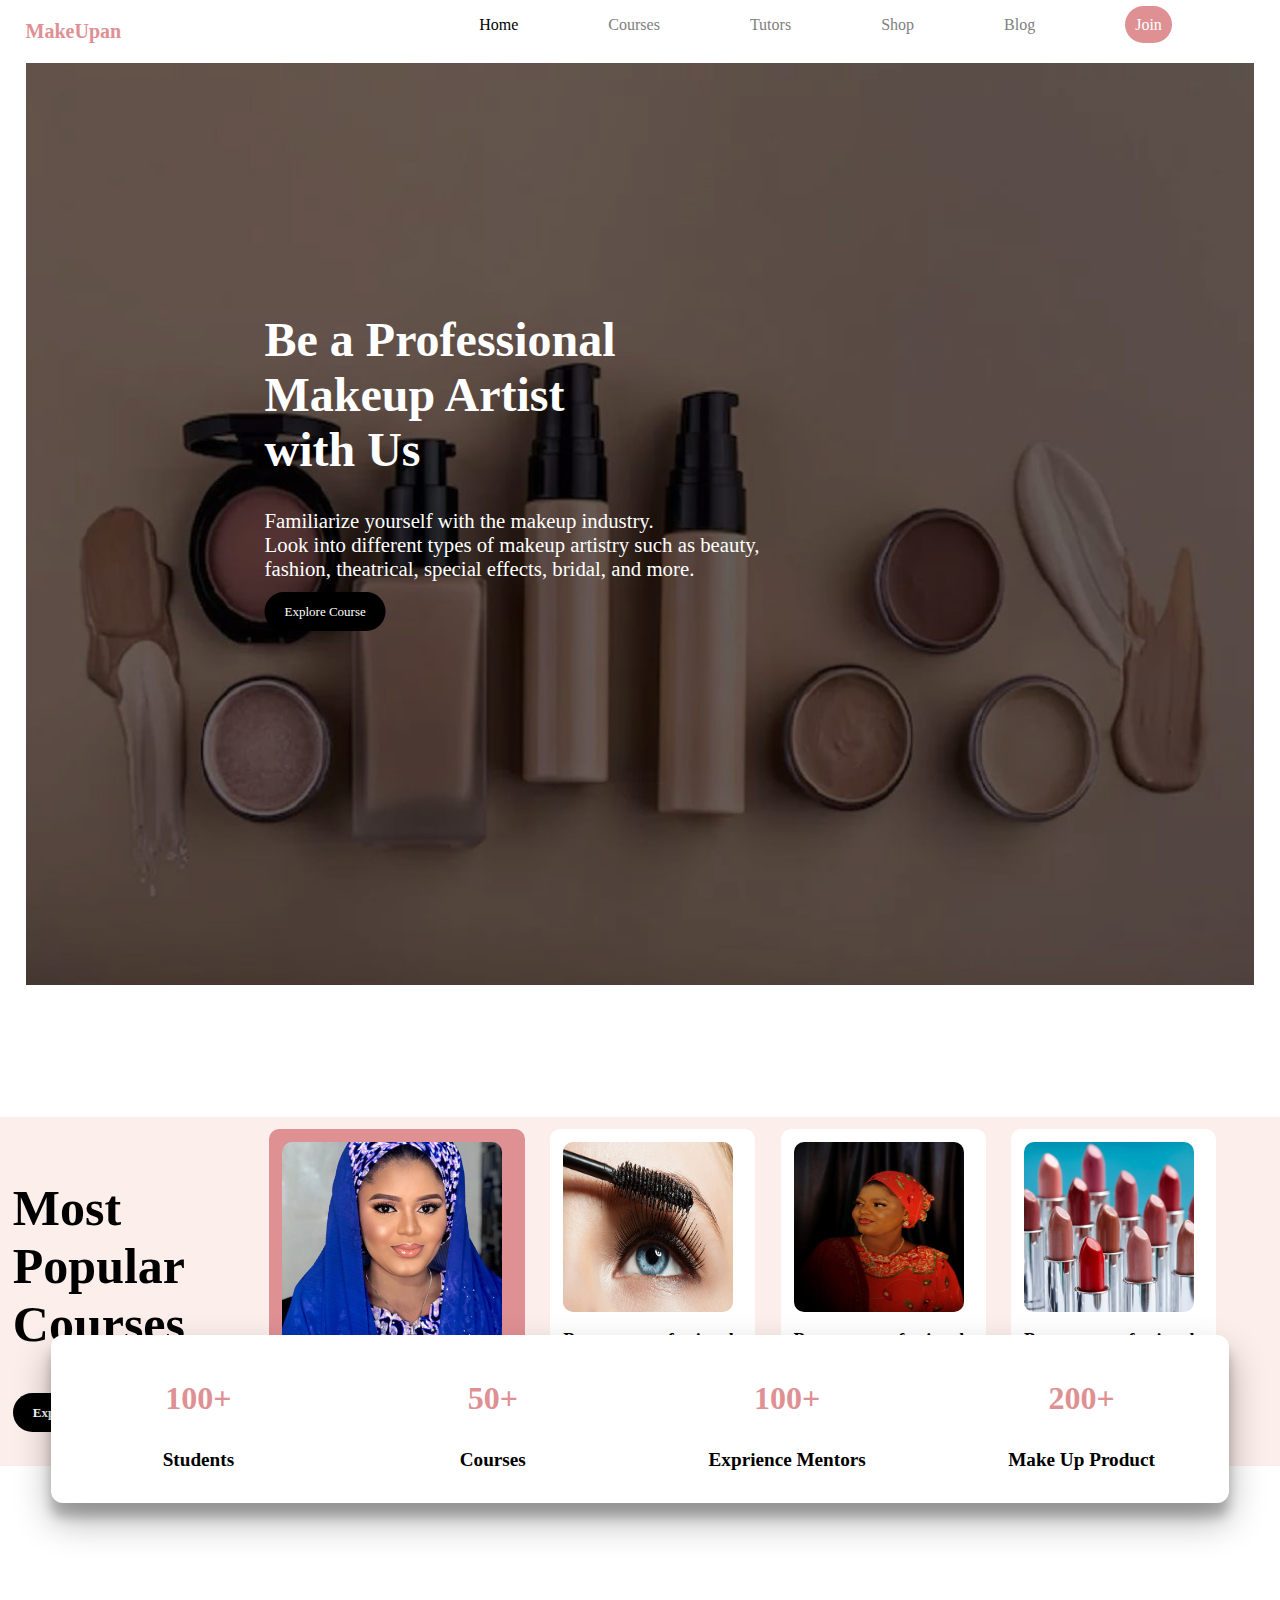
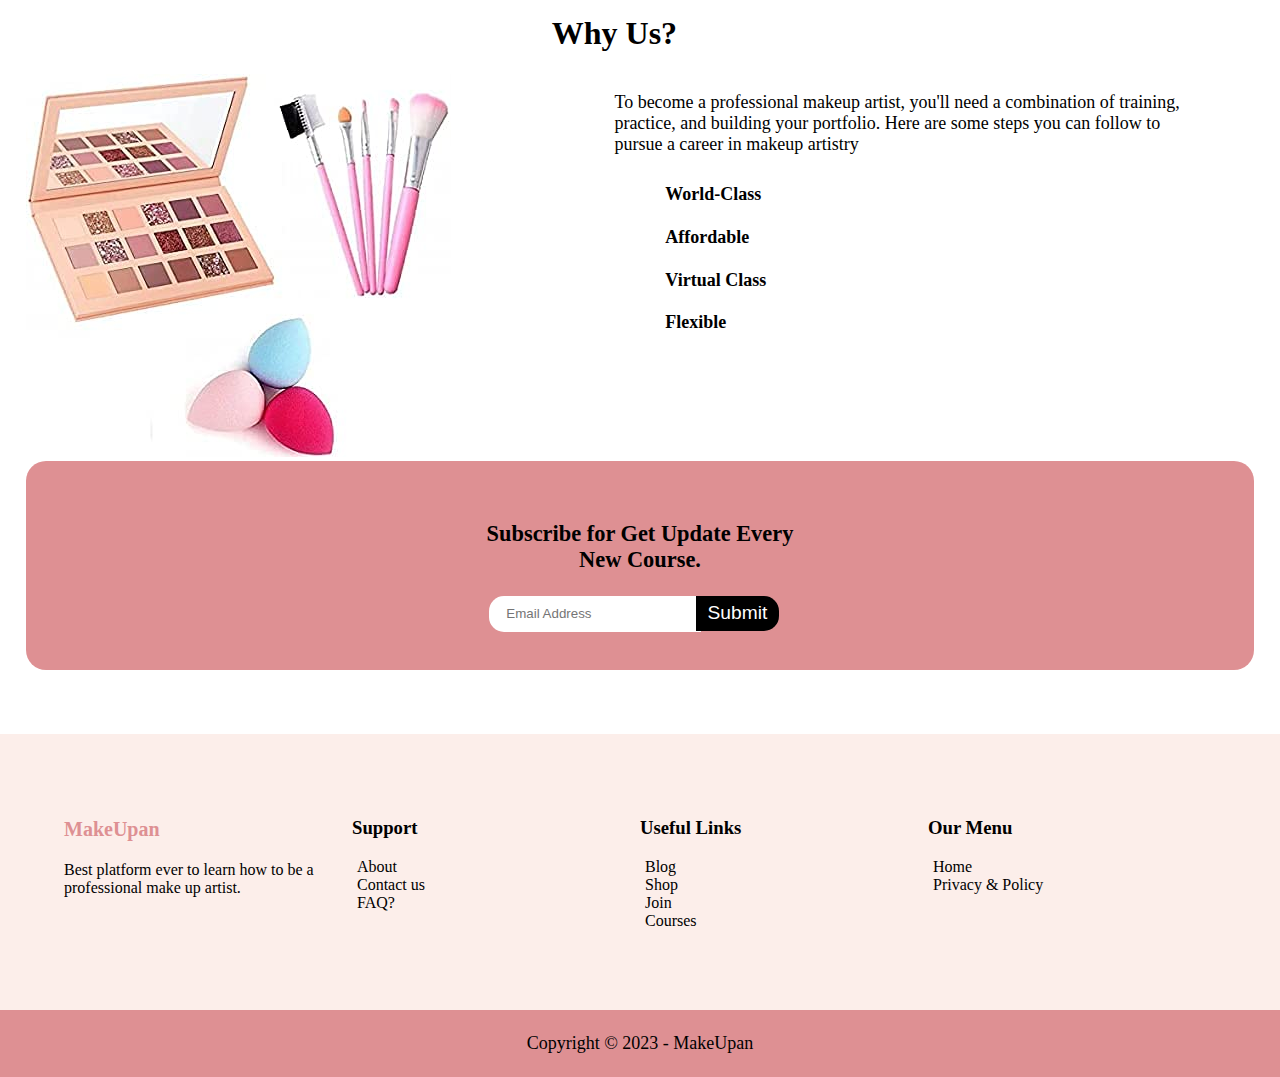
<file: index.html>
<!DOCTYPE html>
<html lang="en">
  <head>
    <meta charset="UTF-8" />
    <meta name="viewport" content="width=device-width, initial-scale=1.0" />
    <link rel="stylesheet" href="/css/style.css" />
    <title>Document</title>
  </head>
  <body>
    <div class="intro">
      <header>
        <div class="logo">
          <p><strong>MakeUpan</strong></p>
        </div>
        <nav>
          <ul>
            <li class="active">
              <a href="index.html">Home</a>
            </li>

            <li><a href="course.html">Courses</a></li>
            <li><a href="tutor.html">Tutors</a></li>
            <li><a href="shop.html">Shop</a></li>
            <li><a href="blog.html">Blog</a></li>
            <li id="join"><a href="join.html">Join</a></li>
          </ul>
        </nav>
      </header>

      <!-- <div id="main"> -->
      <img src="img//bg.jpg" alt="" />
      <div class="txt">
        <h1>
          Be a Professional <br />
          Makeup Artist <br />
          with Us
        </h1>
        <p>
          Familiarize yourself with the makeup industry. <br />
          Look into different types of makeup artistry such as beauty, <br />
          fashion, theatrical, special effects, bridal, and more.
        </p>
        <a class="exp" href="course.html">Explore Course</a>
      </div>

      <div class="lower-intro">
        <div class="lower-intro-item">
          <h3>100+</h3>
          <p>Students</p>
        </div>
        <div class="lower-intro-item">
          <h3>50+</h3>
          <p>Courses</p>
        </div>
        <div class="lower-intro-item">
          <h3>100+</h3>
          <p>Exprience Mentors</p>
        </div>
        <div class="lower-intro-item">
          <h3>200+</h3>
          <p id="demo">Make Up Product</p>
        </div>
      </div>
    </div>
    <!-- </div> -->

    <div class="popular-course">
      <!-- <h3><center></center></h3> -->

      <div class="popular-course-item text">
        <p>Most Popular Courses</p>
        <a class="exp" href="course.html">Explore Course</a>
      </div>
      <div class="popular-course-item big">
        <img src="img/pic1.jpg" alt="" />
        <p>Become a Professional Dress Make up.</p>
      </div>
      <div class="popular-course-item item-2">
        <img src="img/pic2.jpg" alt="" />
        <p>Become a professional face make up.</p>
      </div>
      <div class="popular-course-item item-2">
        <img src="img/pic3.jpg" alt="" />
        <p>Become a professional face make up.</p>
      </div>
      <div class="popular-course-item item-2">
        <img src="img/pic4.jpg" alt="" />
        <p>Become a professional face make up.</p>
      </div>
    </div>

    <div class="why-us-section">
      <h1><center>Why Us?</center></h1>

      <div class="why-us-item">
        <img src="img/why.jpg" alt="" />
      </div>
      <div class="why-us-item">
        <p>
          To become a professional makeup artist, you'll need a combination of
          training, practice, and building your portfolio. Here are some steps
          you can follow to pursue a career in makeup artistry
        </p>
        <ul>
          <li>World-Class</li>
          <li>Affordable</li>
          <li>Virtual Class</li>
          <li>Flexible</li>
        </ul>
      </div>
    </div>

    <div class="newsletter">
      <h3>
        <center>
          Subscribe for Get Update Every <br />
          New Course.
        </center>
      </h3>
      <form>
        <div class="email-input">
          <input type="email" placeholder="Email Address" />
        </div>

        <div class="btn">
          <button type="button">Submit</button>
        </div>
      </form>
    </div>

    <footer>
      <div class="footer">
        <div class="footer-item">
          <h3 id="act">MakeUpan</h3>
          <p>
            Best platform ever to learn how to be a professional make up artist.
          </p>
        </div>
        <div class="footer-item">
          <h3>Support</h3>
          <ul>
            <li><a href="about.html">About</a></li>
            <li><a href="contact.html">Contact us</a></li>
            <li><a href="faq.html">FAQ?</a></li>
            <!-- <li><a href="about.html" >Account</li> -->
          </ul>
        </div>
        <div class="footer-item">
          <h3>Useful Links</h3>
          <ul>
            <li><a href="blog.html">Blog</a></li>
            <li><a href="shop.html">Shop</a></li>
            <li><a href="join.html">Join</a></li>
            <li><a href="course.html">Courses</a></li>
          </ul>
        </div>
        <div class="footer-item">
          <h3>Our Menu</h3>
          <ul>
            <li><a href="index.html">Home</a></li>
            <li><a href="privacy.html">Privacy & Policy</a></li>
          </ul>
        </div>
      </div>
      <div class="copy">
        <p>Copyright &copy; 2023 - MakeUpan</p>
      </div>
    </footer>
  </body>
</html>
</file>
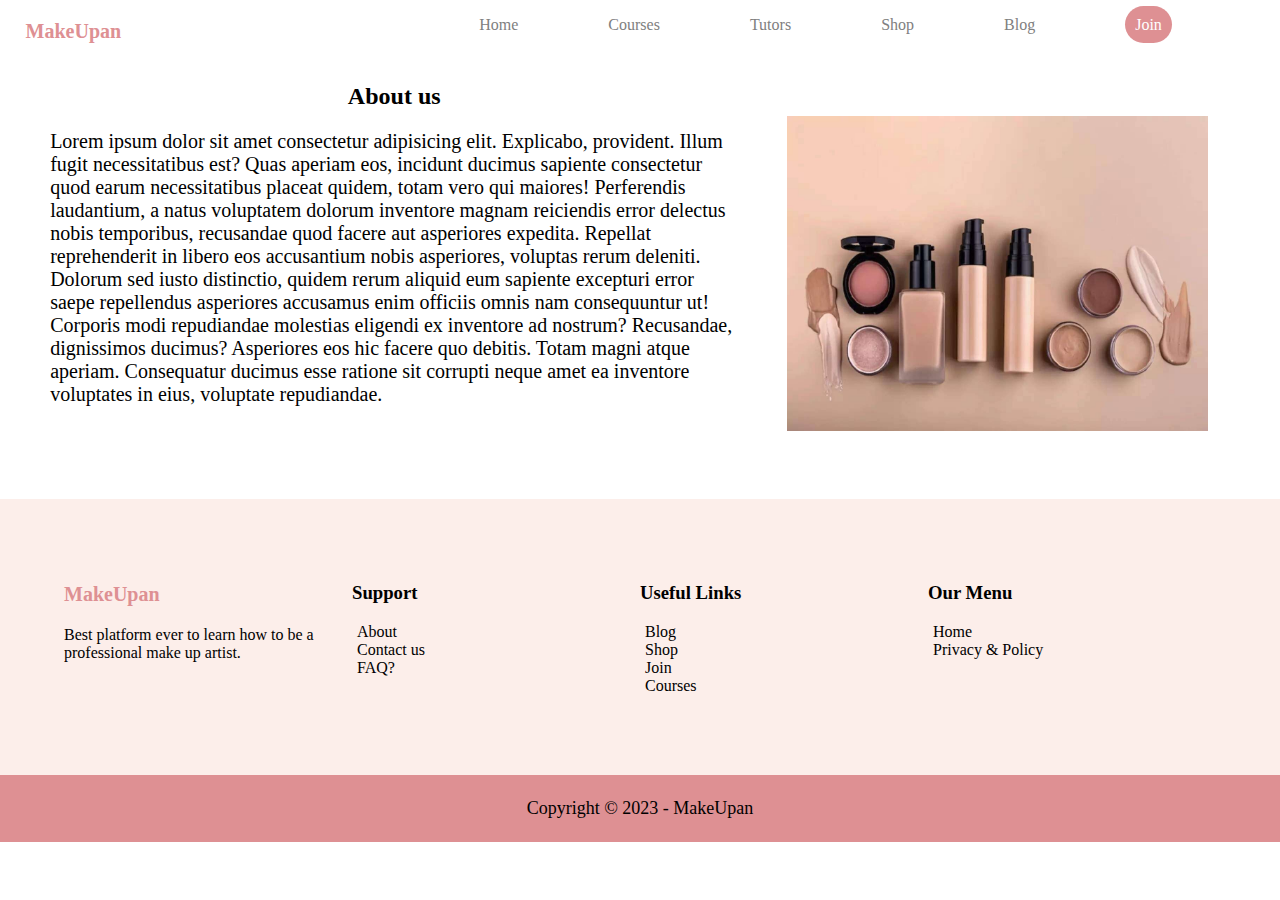
<file: about.html>
<!DOCTYPE html>
<html lang="en">
  <head>
    <meta charset="UTF-8" />
    <meta name="viewport" content="width=device-width, initial-scale=1.0" />
    <link rel="stylesheet" href="css/style.css" />
    <title>Document</title>

    <style></style>
  </head>
  <body>
    <div class="intro">
      <header>
        <div class="logo">
          <p><strong>MakeUpan</strong></p>
        </div>
        <nav>
          <ul>
            <li>
              <a href="index.html">Home</a>
            </li>

            <li><a href="course.html">Courses</a></li>
            <li><a href="tutor.html">Tutors</a></li>
            <li><a href="shop.html">Shop</a></li>
            <li><a href="blog.html">Blog</a></li>
            <li id="join"><a href="join.html">Join</a></li>
          </ul>
        </nav>
      </header>

      <div class="about">
        <div class="about-item">
          <center><h2>About us</h2></center>
          <p>
            Lorem ipsum dolor sit amet consectetur adipisicing elit. Explicabo,
            provident. Illum fugit necessitatibus est? Quas aperiam eos,
            incidunt ducimus sapiente consectetur quod earum necessitatibus
            placeat quidem, totam vero qui maiores! Perferendis laudantium, a
            natus voluptatem dolorum inventore magnam reiciendis error delectus
            nobis temporibus, recusandae quod facere aut asperiores expedita.
            Repellat reprehenderit in libero eos accusantium nobis asperiores,
            voluptas rerum deleniti. Dolorum sed iusto distinctio, quidem rerum
            aliquid eum sapiente excepturi error saepe repellendus asperiores
            accusamus enim officiis omnis nam consequuntur ut! Corporis modi
            repudiandae molestias eligendi ex inventore ad nostrum? Recusandae,
            dignissimos ducimus? Asperiores eos hic facere quo debitis. Totam
            magni atque aperiam. Consequatur ducimus esse ratione sit corrupti
            neque amet ea inventore voluptates in eius, voluptate repudiandae.
            
          </p>
        </div>
        <div class="about-item">
            <img src="img/bg.jpg" alt="">
        </div>
      </div>
    </div>
    <footer>
      <div class="footer">
        <div class="footer-item">
          <h3 id="act">MakeUpan</h3>
          <p>
            Best platform ever to learn how to be a professional make up artist.
          </p>
        </div>
        <div class="footer-item">
          <h3>Support</h3>
          <ul>
            <li><a href="about.html">About</a></li>
            <li><a href="contact.html">Contact us</a></li>
            <li><a href="faq.html">FAQ?</a></li>
            <!-- <li><a href="about.html" >Account</li> -->
          </ul>
        </div>
        <div class="footer-item">
          <h3>Useful Links</h3>
          <ul>
            <li><a href="blog.html">Blog</a></li>
            <li><a href="shop.html">Shop</a></li>
            <li><a href="join.html">Join</a></li>
            <li><a href="course.html">Courses</a></li>
          </ul>
        </div>
        <div class="footer-item">
          <h3>Our Menu</h3>
          <ul>
            <li><a href="index.html">Home</a></li>
            <li><a href="privacy.html">Privacy & Policy</a></li>
          </ul>
        </div>
      </div>
      <div class="copy">
        <p>Copyright &copy; 2023 - MakeUpan</p>
      </div>
    </footer>
  </body>
</html>
</file>
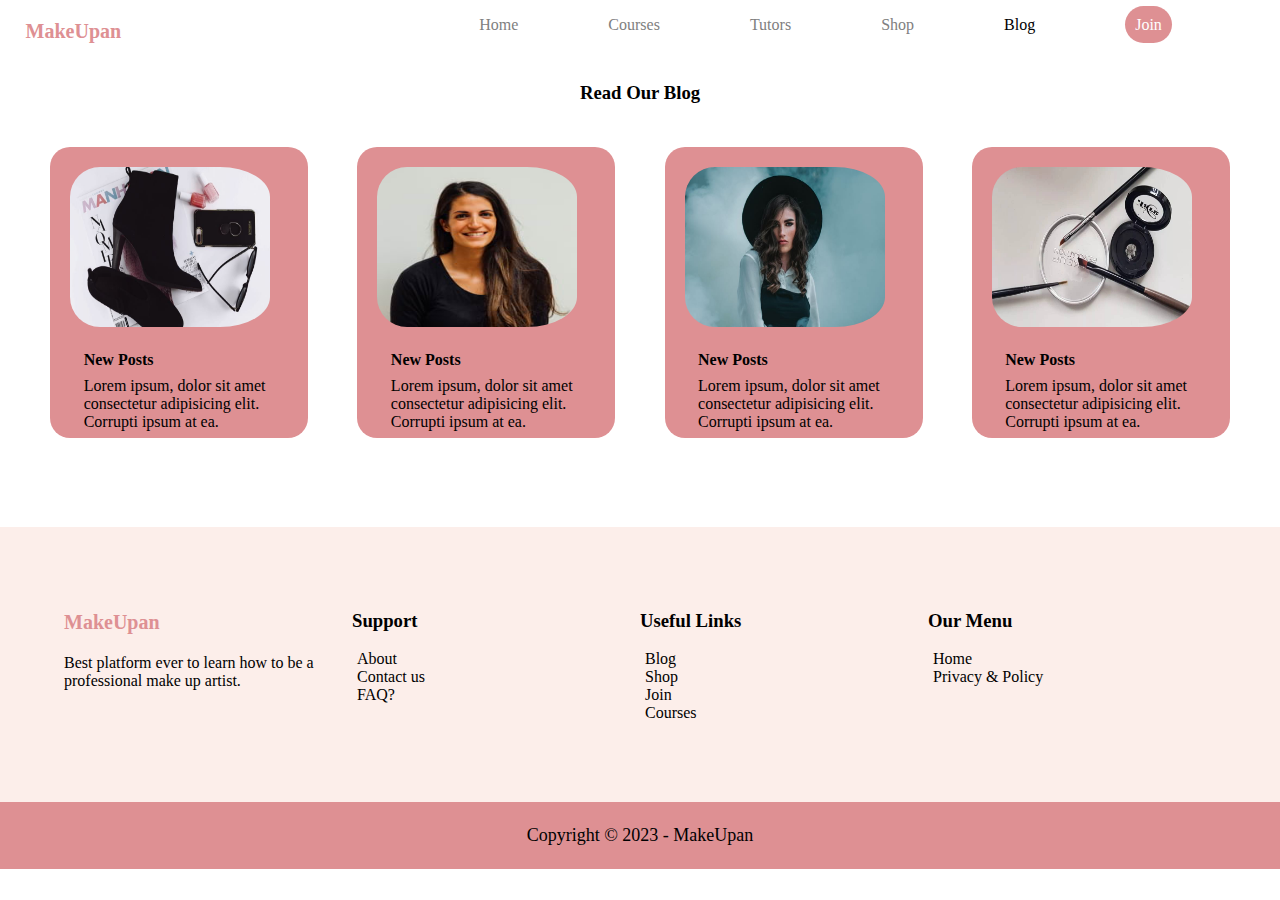
<file: blog.html>
<!DOCTYPE html>
<html lang="en">
  <head>
    <meta charset="UTF-8" />
    <meta name="viewport" content="width=device-width, initial-scale=1.0" />
    <link rel="stylesheet" href="css/style.css">
    <title>Document</title>
  </head>
  <body>
    <div class="intro">

        <header>
          <div class="logo">
            <p><strong>MakeUpan</strong></p>
          </div>
          <nav>
            <ul>
              <li>
                <a href="index.html">Home</a>
              </li>
    
              <li ><a href="course.html">Courses</a></li>
              <li><a href="tutor.html">Tutors</a></li>
              <li><a href="shop.html">Shop</a></li>
              <li class="active"><a href="#">Blog</a></li>
              <li id="join"><a href="join.html">Join</a></li>
            </ul>
          </nav>
        </header>

        <div class="shop">
            <center><h3>Read Our Blog</h3></center>
            <div class="shop-item">
          <img src="img/21.jpg" alt="" />
          <h4>New Posts</h4>
          <p>Lorem ipsum, dolor sit amet consectetur adipisicing elit. Corrupti ipsum at ea.</p>
        </div>
        <div class="shop-item">
          <img src="img/11.jpg" alt="" />
          <h4>New Posts</h4>
          <p>Lorem ipsum, dolor sit amet consectetur adipisicing elit. Corrupti ipsum at ea.</p>
        </div>
        <div class="shop-item">
          <img src="img/20.jpg" alt="" />
          <h4>New Posts</h4>
          <p>Lorem ipsum, dolor sit amet consectetur adipisicing elit. Corrupti ipsum at ea.</p>
        </div>
        <div class="shop-item">
          <img src="img/pic10.jpg" alt="" />
          <h4>New Posts</h4>
          <p>Lorem ipsum, dolor sit amet consectetur adipisicing elit. Corrupti ipsum at ea.</p>
        </div>
      </div>
        </div>
    </div>
    <footer>
      <div class="footer">
        <div class="footer-item">
          <h3 id="act">MakeUpan</h3>
          <p>
            Best platform ever to learn how to be a professional make up artist.
          </p>
        </div>
        <div class="footer-item">
          <h3>Support</h3>
          <ul>
            <li><a href="about.html">About</a></li>
            <li><a href="contact.html">Contact us</a></li>
            <li><a href="faq.html">FAQ?</a></li>
            <!-- <li><a href="about.html" >Account</li> -->
          </ul>
        </div>
        <div class="footer-item">
          <h3>Useful Links</h3>
          <ul>
            <li><a href="blog.html">Blog</a></li>
            <li><a href="shop.html">Shop</a></li>
            <li><a href="join.html">Join</a></li>
            <li><a href="course.html">Courses</a></li>
          </ul>
        </div>
        <div class="footer-item">
          <h3>Our Menu</h3>
          <ul>
            <li><a href="index.html">Home</a></li>
            <li><a href="privacy.html">Privacy & Policy</a></li>
          </ul>
        </div>
      </div>
      <div class="copy">
        <p>Copyright &copy; 2023 - MakeUpan</p>
      </div>
    </footer>
  </body>
</html>
</file>
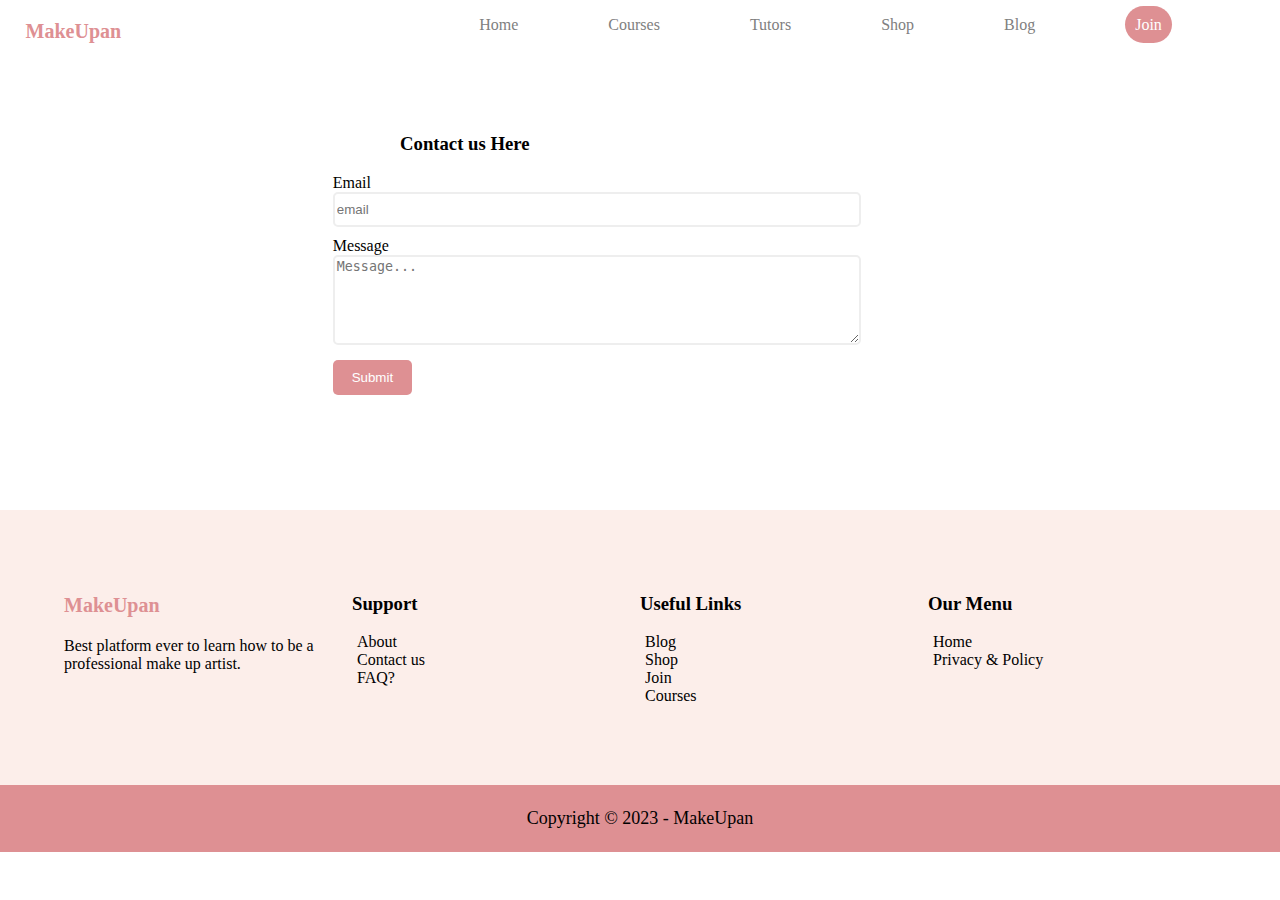
<file: contact.html>
<!DOCTYPE html>
<html lang="en">
  <head>
    <meta charset="UTF-8" />
    <meta name="viewport" content="width=device-width, initial-scale=1.0" />
    <link rel="stylesheet" href="css/style.css" />
    <title>Document</title>

    <style></style>
  </head>
  <body>
    <div class="intro">
      <header>
        <div class="logo">
          <p><strong>MakeUpan</strong></p>
        </div>
        <nav>
          <ul>
            <li>
              <a href="index.html">Home</a>
            </li>

            <li><a href="course.html">Courses</a></li>
            <li><a href="tutor.html">Tutors</a></li>
            <li><a href="shop.html">Shop</a></li>
            <li><a href="blog.html">Blog</a></li>
            <li id="join"><a href="join.html">Join</a></li>
          </ul>
        </nav>
      </header>
    </div>

    <div id="join-form">
      <form>
        <h3><center>Contact us Here</center></h3>

        <label for="email">Email</label><br />
        <input
          class="input"
          type="email"
          name="email"
          id="email"
          placeholder="email"
          required
        /><br />

        <label for="msg">Message</label><br />
        <textarea
          class="input msg"
          name="msg"
          id="msg"
          cols="30"
          rows="10"
          placeholder="Message..."
          required
        ></textarea>
        <br />
        <input class="submit" type="submit" value="Submit" />
      </form>
    </div>

     <footer>
      <div class="footer">
        <div class="footer-item">
          <h3 id="act">MakeUpan</h3>
          <p>
            Best platform ever to learn how to be a professional make up artist.
          </p>
        </div>
        <div class="footer-item">
          <h3>Support</h3>
          <ul>
            <li><a href="about.html">About</a></li>
            <li><a href="contact.html">Contact us</a></li>
            <li><a href="faq.html">FAQ?</a></li>
            <!-- <li><a href="about.html" >Account</li> -->
          </ul>
        </div>
        <div class="footer-item">
          <h3>Useful Links</h3>
          <ul>
            <li><a href="blog.html">Blog</a></li>
            <li><a href="shop.html">Shop</a></li>
            <li><a href="join.html">Join</a></li>
            <li><a href="course.html">Courses</a></li>
          </ul>
        </div>
        <div class="footer-item">
          <h3>Our Menu</h3>
          <ul>
            <li><a href="index.html">Home</a></li>
            <li><a href="privacy.html">Privacy & Policy</a></li>
          </ul>
        </div>
      </div>
      <div class="copy">
        <p>Copyright &copy; 2023 - MakeUpan</p>
      </div>
    </footer>
  </body>
</html>
</file>
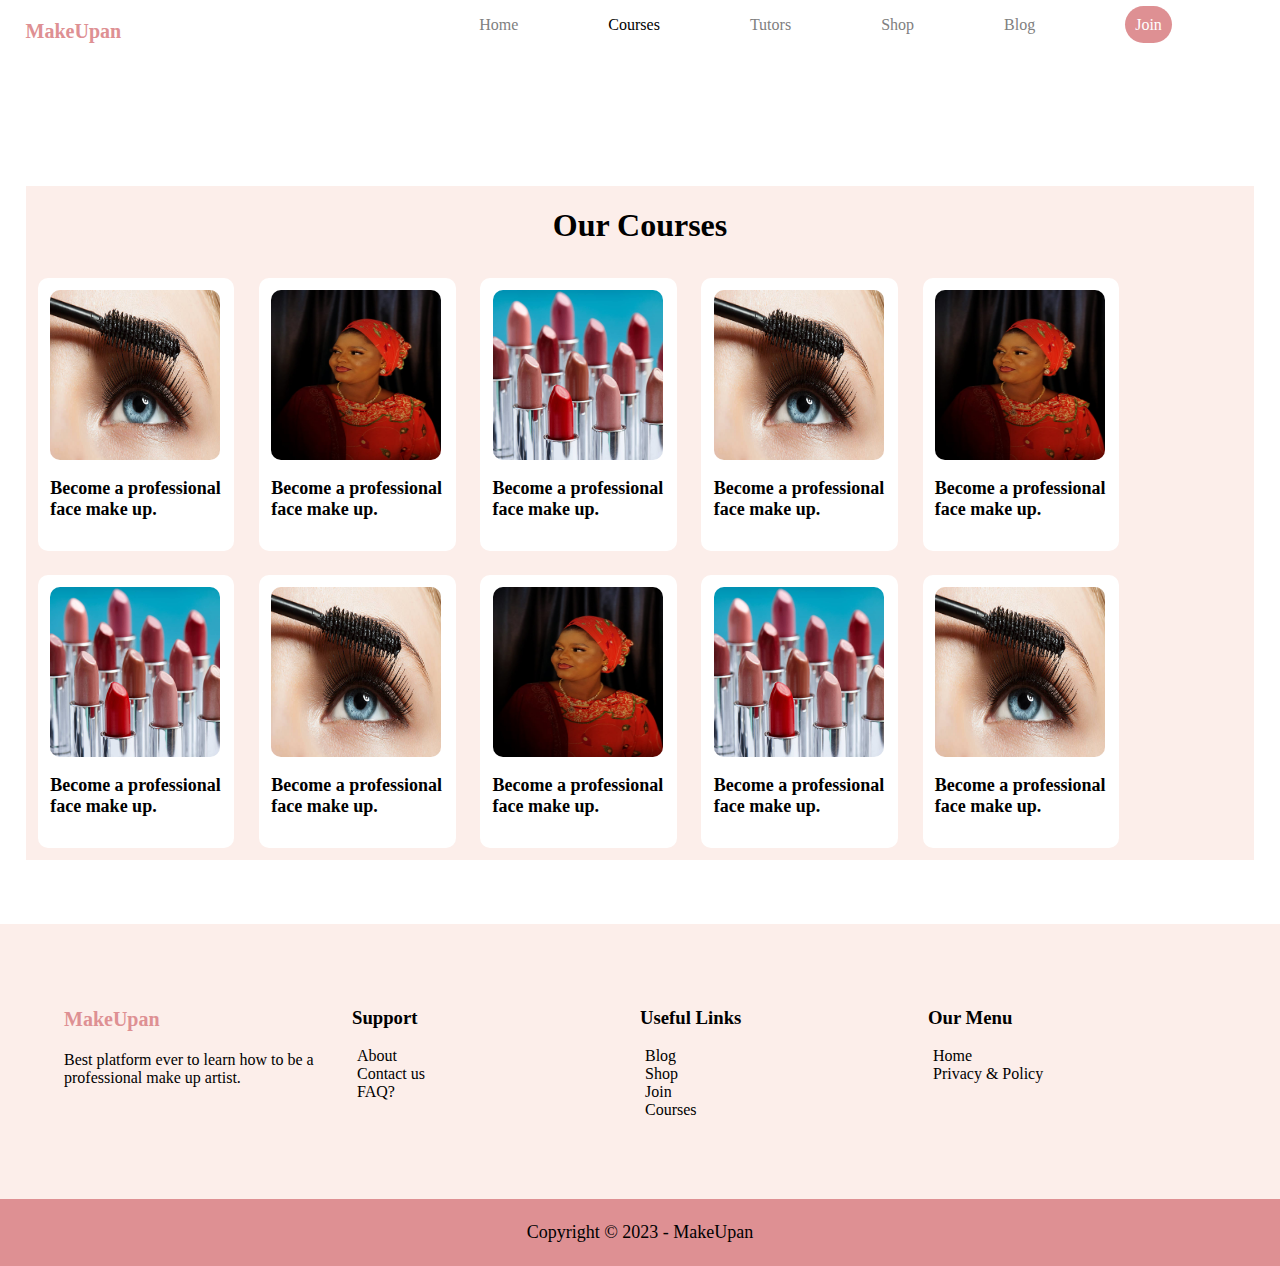
<file: course.html>
<!DOCTYPE html>
<html lang="en">
  <head>
    <meta charset="UTF-8" />
    <meta name="viewport" content="width=device-width, initial-scale=1.0" />
    <link rel="stylesheet" href="css/style.css" />
    <title>Document</title>
  </head>
  <body>
    <div class="intro">
      <header>
        <div class="logo">
          <p><strong>MakeUpan</strong></p>
        </div>
        <nav>
          <ul>
            <li>
              <a href="index.html">Home</a>
            </li>

            <li class="active"><a href="course.html">Courses</a></li>
            <li><a href="tutor.html">Tutors</a></li>
            <li><a href="shop.html">Shop</a></li>
            <li><a href="blog.html">Blog</a></li>
            <li id="join"><a href="join.html">Join</a></li>
          </ul>
        </nav>
      </header>

      <div class="popular-course">
        <h1><center>Our Courses</center></h1>
        <div class="popular-course-item item-2">
          <img src="img/pic2.jpg" alt="" />
          <p>Become a professional face make up.</p>
        </div>
        <div class="popular-course-item item-2">
          <img src="img/pic3.jpg" alt="" />
          <p>Become a professional face make up.</p>
        </div>
        <div class="popular-course-item item-2">
          <img src="img/pic4.jpg" alt="" />
          <p>Become a professional face make up.</p>
        </div>
        <div class="popular-course-item item-2">
          <img src="img/pic2.jpg" alt="" />
          <p>Become a professional face make up.</p>
        </div>
        <div class="popular-course-item item-2">
          <img src="img/pic3.jpg" alt="" />
          <p>Become a professional face make up.</p>
        </div>
        <div class="popular-course-item item-2">
          <img src="img/pic4.jpg" alt="" />
          <p>Become a professional face make up.</p>
        </div>
        <div class="popular-course-item item-2">
          <img src="img/pic2.jpg" alt="" />
          <p>Become a professional face make up.</p>
        </div>
        <div class="popular-course-item item-2">
          <img src="img/pic3.jpg" alt="" />
          <p>Become a professional face make up.</p>
        </div>
        <div class="popular-course-item item-2">
          <img src="img/pic4.jpg" alt="" />
          <p>Become a professional face make up.</p>
        </div>
        <div class="popular-course-item item-2">
          <img src="img/pic2.jpg" alt="" />
          <p>Become a professional face make up.</p>
        </div>
       
      </div>
    </div>
       <footer>
      <div class="footer">
        <div class="footer-item">
          <h3 id="act">MakeUpan</h3>
          <p>
            Best platform ever to learn how to be a professional make up artist.
          </p>
        </div>
        <div class="footer-item">
          <h3>Support</h3>
          <ul>
            <li><a href="about.html">About</a></li>
            <li><a href="contact.html">Contact us</a></li>
            <li><a href="faq.html">FAQ?</a></li>
            <!-- <li><a href="about.html" >Account</li> -->
          </ul>
        </div>
        <div class="footer-item">
          <h3>Useful Links</h3>
          <ul>
            <li><a href="blog.html">Blog</a></li>
            <li><a href="shop.html">Shop</a></li>
            <li><a href="join.html">Join</a></li>
            <li><a href="course.html">Courses</a></li>
          </ul>
        </div>
        <div class="footer-item">
          <h3>Our Menu</h3>
          <ul>
            <li><a href="index.html">Home</a></li>
            <li><a href="privacy.html">Privacy & Policy</a></li>
          </ul>
        </div>
      </div>
      <div class="copy">
        <p>Copyright &copy; 2023 - MakeUpan</p>
      </div>
    </footer>
  </body>
</html>
</file>
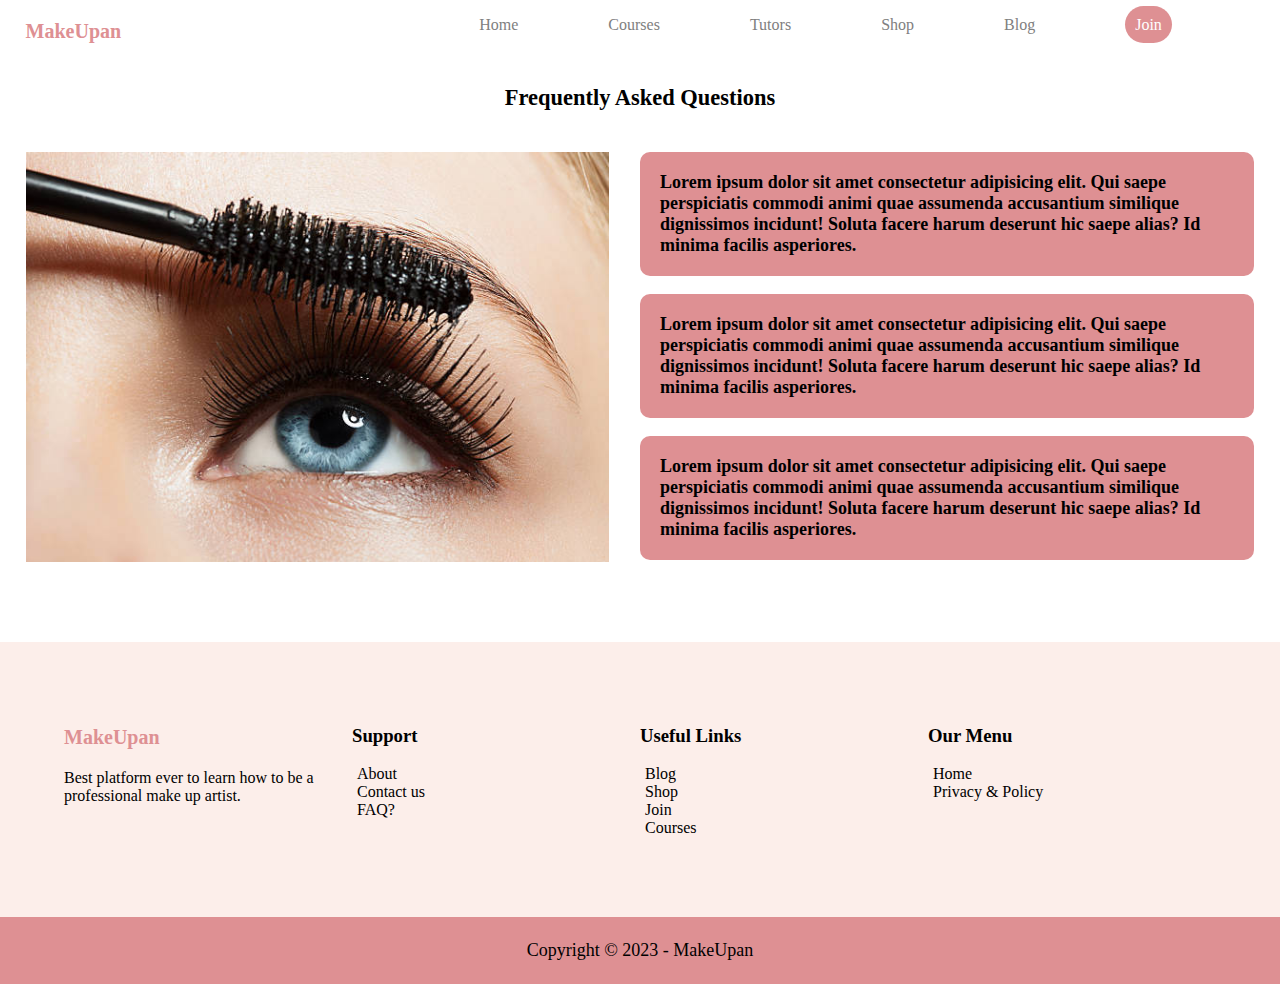
<file: faq.html>
<!DOCTYPE html>
<html lang="en">
  <head>
    <meta charset="UTF-8" />
    <meta name="viewport" content="width=device-width, initial-scale=1.0" />
    <link rel="stylesheet" href="css/style.css" />
    <title>Document</title>
  </head>
  <body>
    <div class="intro">
      <header>
        <div class="logo">
          <p><strong>MakeUpan</strong></p>
        </div>
        <nav>
          <ul>
            <li>
              <a href="index.html">Home</a>
            </li>

            <li><a href="course.html">Courses</a></li>
            <li><a href="tutor.html">Tutors</a></li>
            <li><a href="shop.html">Shop</a></li>
            <li ><a href="blog.html">Blog</a></li>
            <li id="join"><a href="join.html">Join</a></li>
          </ul>
        </nav>
      </header>

      <div class="faq-section">
        <center><h3>Frequently Asked Questions</h3></center>
        <div class="faq-item"><img src="img/pic2.jpg" alt="" /></div>
        <div class="faq-item">
          <p>
            Lorem ipsum dolor sit amet consectetur adipisicing elit. Qui saepe
            perspiciatis commodi animi quae assumenda accusantium similique
            dignissimos incidunt! Soluta facere harum deserunt hic saepe alias?
            Id minima facilis asperiores.
          </p>
          <p>
            Lorem ipsum dolor sit amet consectetur adipisicing elit. Qui saepe
            perspiciatis commodi animi quae assumenda accusantium similique
            dignissimos incidunt! Soluta facere harum deserunt hic saepe alias?
            Id minima facilis asperiores.
          </p>
          <p>
            Lorem ipsum dolor sit amet consectetur adipisicing elit. Qui saepe
            perspiciatis commodi animi quae assumenda accusantium similique
            dignissimos incidunt! Soluta facere harum deserunt hic saepe alias?
            Id minima facilis asperiores.
          </p>
        </div>
      </div>
    </div>
     <footer>
      <div class="footer">
        <div class="footer-item">
          <h3 id="act">MakeUpan</h3>
          <p>
            Best platform ever to learn how to be a professional make up artist.
          </p>
        </div>
        <div class="footer-item">
          <h3>Support</h3>
          <ul>
            <li><a href="about.html">About</a></li>
            <li><a href="contact.html">Contact us</a></li>
            <li><a href="faq.html">FAQ?</a></li>
            <!-- <li><a href="about.html" >Account</li> -->
          </ul>
        </div>
        <div class="footer-item">
          <h3>Useful Links</h3>
          <ul>
            <li><a href="blog.html">Blog</a></li>
            <li><a href="shop.html">Shop</a></li>
            <li><a href="join.html">Join</a></li>
            <li><a href="course.html">Courses</a></li>
          </ul>
        </div>
        <div class="footer-item">
          <h3>Our Menu</h3>
          <ul>
            <li><a href="index.html">Home</a></li>
            <li><a href="privacy.html">Privacy & Policy</a></li>
          </ul>
        </div>
      </div>
      <div class="copy">
        <p>Copyright &copy; 2023 - MakeUpan</p>
      </div>
    </footer>
  </body>
</html>
</file>
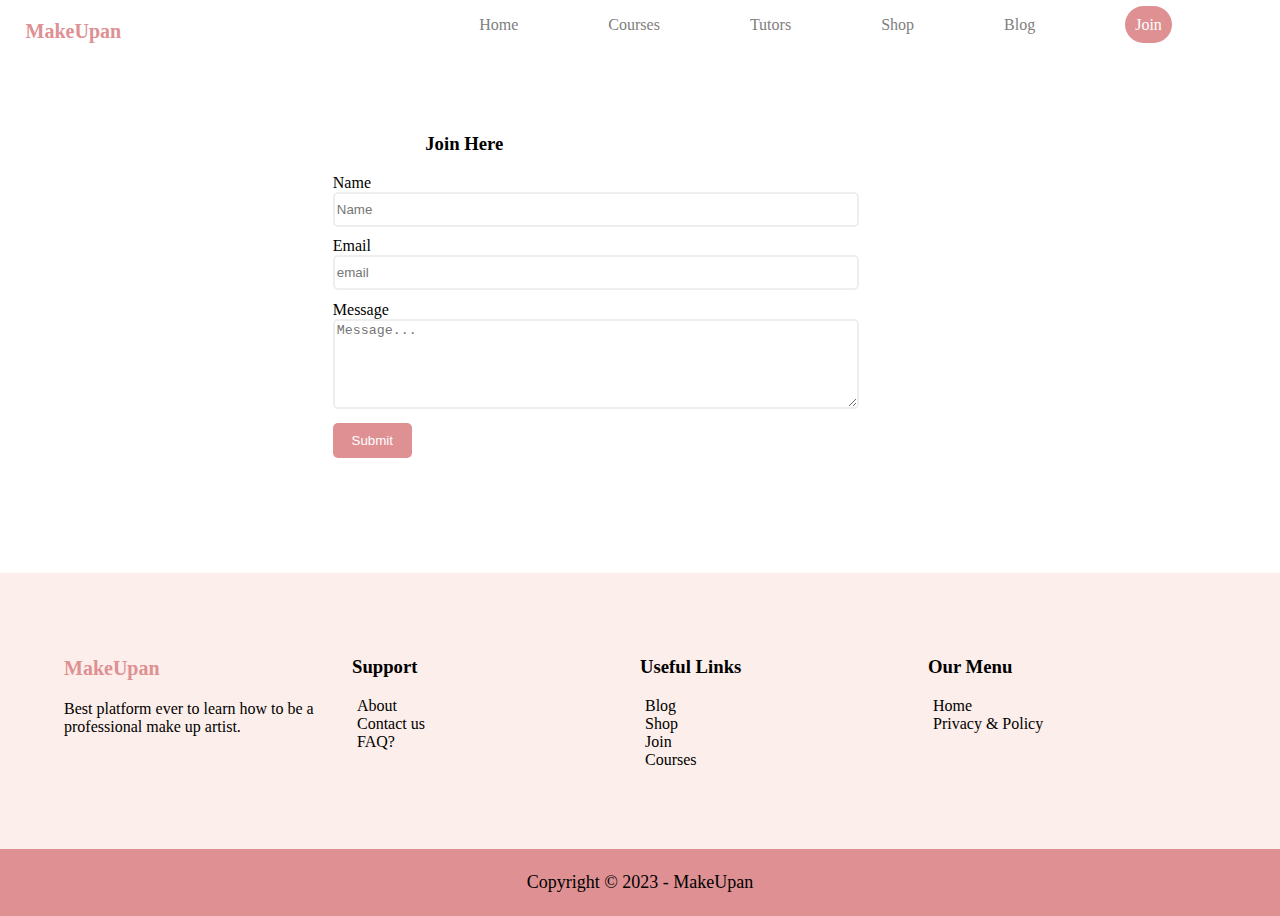
<file: join.html>
<!DOCTYPE html>
<html lang="en">
  <head>
    <meta charset="UTF-8" />
    <meta name="viewport" content="width=device-width, initial-scale=1.0" />
    <link rel="stylesheet" href="css/style.css" />
    <title>Document</title>

    <style>
      
    </style>
  </head>
  <body>
    <div class="intro">
      <header>
        <div class="logo">
          <p><strong>MakeUpan</strong></p>
        </div>
        <nav>
          <ul>
            <li>
              <a href="index.html">Home</a>
            </li>

            <li><a href="course.html">Courses</a></li>
            <li><a href="tutor.html">Tutors</a></li>
            <li><a href="shop.html">Shop</a></li>
            <li><a href="blog.html">Blog</a></li>
            <li id="join"><a href="join.html">Join</a></li>
          </ul>
        </nav>
      </header>

      
    </div>

    <div id="join-form">
        <form>
            <h3><center>Join Here</center></h3>
          <label for="name">Name</label><br />
          <input
            class="input"
            type="text"
            name="name"
            id="name"
            placeholder="Name"
            required
          /><br />
          <label for="email">Email</label><br />
          <input
            class="input"
            type="email"
            name="email"
            id="email"
            placeholder="email"
            required
          /><br />

          <label for="msg">Message</label><br />
          <textarea
            class="input msg"
            name="msg"
            id="msg"
            cols="30"
            rows="10"
            placeholder="Message..."
            required
          ></textarea>
          <br />
          <input class="submit" type="submit" value="Submit" />
        </form>
      </div>

    <footer>
      <div class="footer">
        <div class="footer-item">
          <h3 id="act">MakeUpan</h3>
          <p>
            Best platform ever to learn how to be a professional make up artist.
          </p>
        </div>
        <div class="footer-item">
          <h3>Support</h3>
          <ul>
            <li><a href="about.html">About</a></li>
            <li><a href="contact.html">Contact us</a></li>
            <li><a href="faq.html">FAQ?</a></li>
            <!-- <li><a href="about.html" >Account</li> -->
          </ul>
        </div>
        <div class="footer-item">
          <h3>Useful Links</h3>
          <ul>
            <li><a href="blog.html">Blog</a></li>
            <li><a href="shop.html">Shop</a></li>
            <li><a href="join.html">Join</a></li>
            <li><a href="course.html">Courses</a></li>
          </ul>
        </div>
        <div class="footer-item">
          <h3>Our Menu</h3>
          <ul>
            <li><a href="index.html">Home</a></li>
            <li><a href="privacy.html">Privacy & Policy</a></li>
          </ul>
        </div>
      </div>
      <div class="copy">
        <p>Copyright &copy; 2023 - MakeUpan</p>
      </div>
    </footer>
  </body>
</html>
</file>
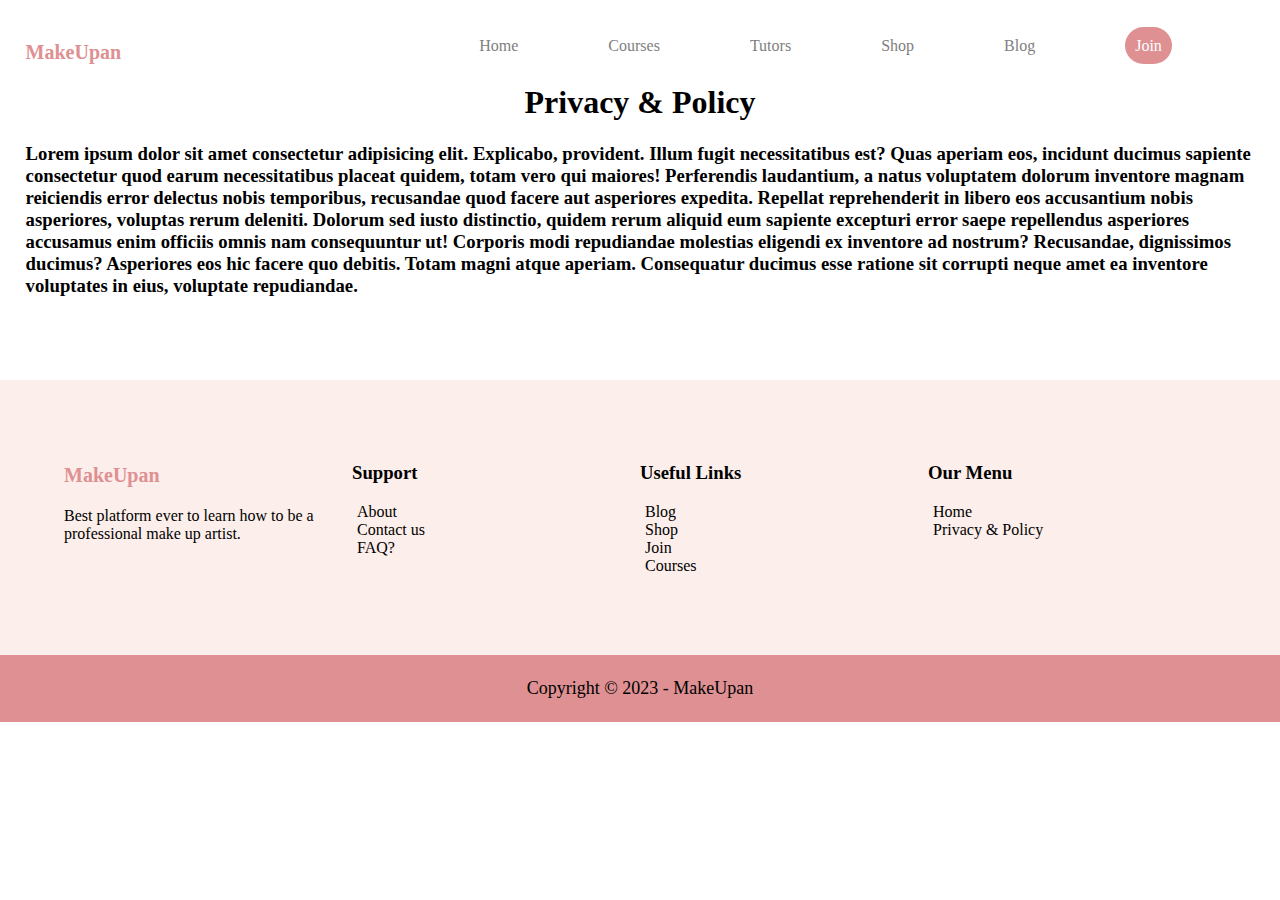
<file: privacy.html>
<!DOCTYPE html>
<html lang="en">
  <head>
    <meta charset="UTF-8" />
    <meta name="viewport" content="width=device-width, initial-scale=1.0" />
    <link rel="stylesheet" href="css/style.css" />
    <title>Document</title>

    <style></style>
  </head>
  <body>
    <div class="intro">
      <header>
        <div class="logo">
          <p><strong>MakeUpan</strong></p>
        </div>
        <nav>
          <ul>
            <li>
              <a href="index.html">Home</a>
            </li>

            <li><a href="course.html">Courses</a></li>
            <li><a href="tutor.html">Tutors</a></li>
            <li><a href="shop.html">Shop</a></li>
            <li><a href="blog.html">Blog</a></li>
            <li id="join"><a href="join.html">Join</a></li>
          </ul>
        </nav>
      </header>
      <div class="provacy">
        <center><h1>Privacy & Policy</h2></center>
        <h3>
          Lorem ipsum dolor sit amet consectetur adipisicing elit. Explicabo,
          provident. Illum fugit necessitatibus est? Quas aperiam eos, incidunt
          ducimus sapiente consectetur quod earum necessitatibus placeat quidem,
          totam vero qui maiores! Perferendis laudantium, a natus voluptatem
          dolorum inventore magnam reiciendis error delectus nobis temporibus,
          recusandae quod facere aut asperiores expedita. Repellat reprehenderit
          in libero eos accusantium nobis asperiores, voluptas rerum deleniti.
          Dolorum sed iusto distinctio, quidem rerum aliquid eum sapiente
          excepturi error saepe repellendus asperiores accusamus enim officiis
          omnis nam consequuntur ut! Corporis modi repudiandae molestias
          eligendi ex inventore ad nostrum? Recusandae, dignissimos ducimus?
          Asperiores eos hic facere quo debitis. Totam magni atque aperiam.
          Consequatur ducimus esse ratione sit corrupti neque amet ea inventore
          voluptates in eius, voluptate repudiandae.
        </h3>
      </div>
    </div>

       <footer>
      <div class="footer">
        <div class="footer-item">
          <h3 id="act">MakeUpan</h3>
          <p>
            Best platform ever to learn how to be a professional make up artist.
          </p>
        </div>
        <div class="footer-item">
          <h3>Support</h3>
          <ul>
            <li><a href="about.html">About</a></li>
            <li><a href="contact.html">Contact us</a></li>
            <li><a href="faq.html">FAQ?</a></li>
            <!-- <li><a href="about.html" >Account</li> -->
          </ul>
        </div>
        <div class="footer-item">
          <h3>Useful Links</h3>
          <ul>
            <li><a href="blog.html">Blog</a></li>
            <li><a href="shop.html">Shop</a></li>
            <li><a href="join.html">Join</a></li>
            <li><a href="course.html">Courses</a></li>
          </ul>
        </div>
        <div class="footer-item">
          <h3>Our Menu</h3>
          <ul>
            <li><a href="index.html">Home</a></li>
            <li><a href="privacy.html">Privacy & Policy</a></li>
          </ul>
        </div>
      </div>
      <div class="copy">
        <p>Copyright &copy; 2023 - MakeUpan</p>
      </div>
    </footer>
  </body>
</html>
</file>
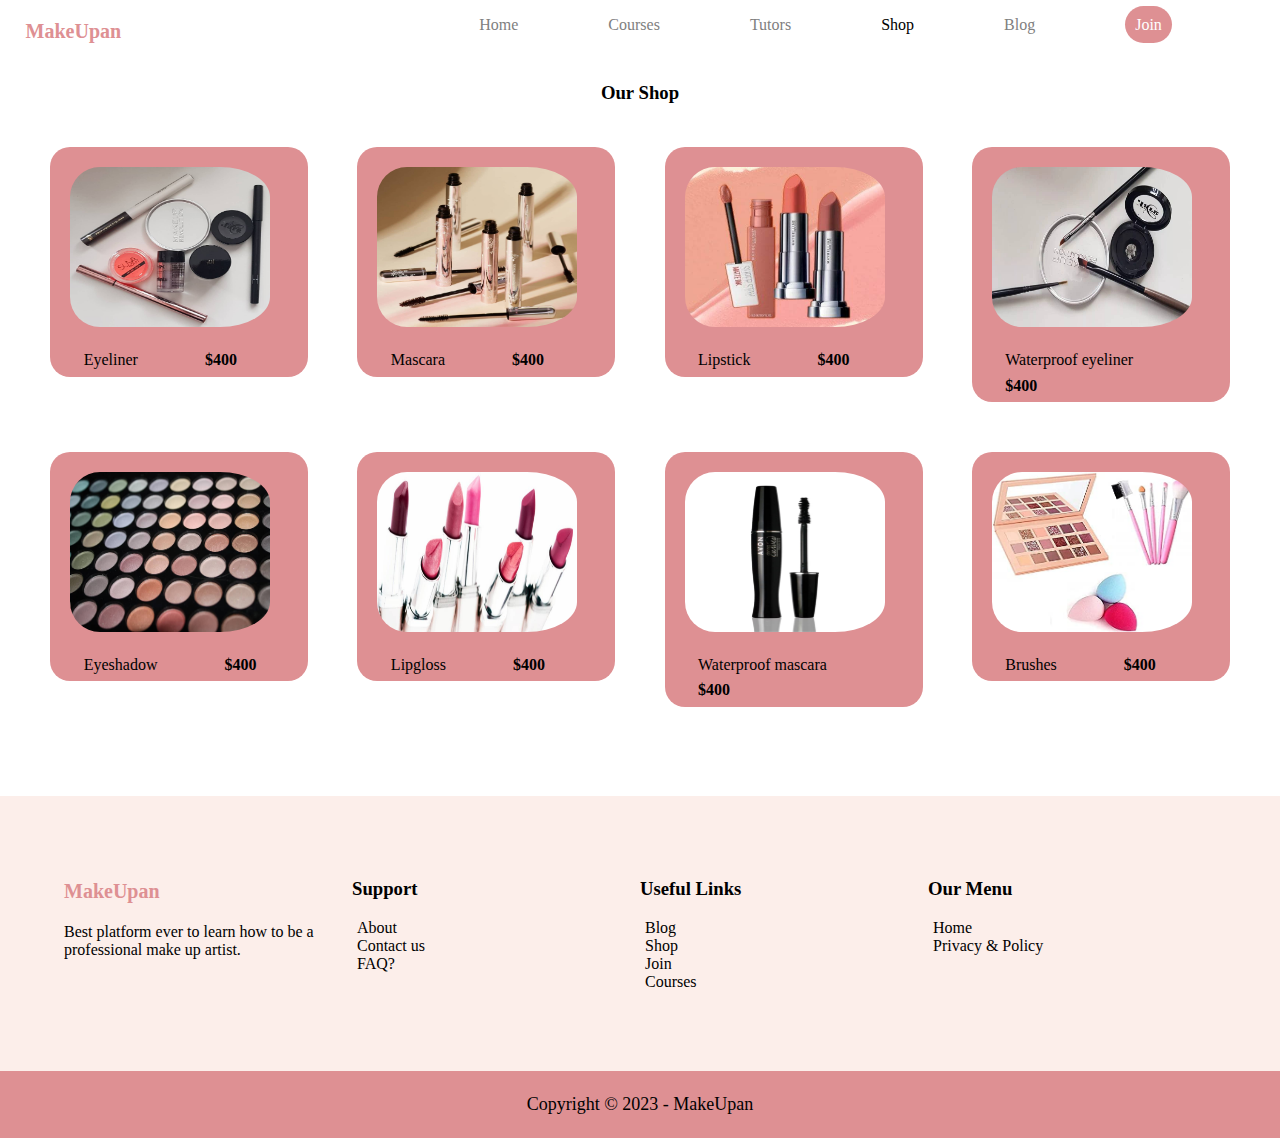
<file: shop.html>
<!DOCTYPE html>
<html lang="en">
  <head>
    <meta charset="UTF-8" />
    <meta name="viewport" content="width=device-width, initial-scale=1.0" />
    <link rel="stylesheet" href="css/style.css" />
    <title>Document</title>
  </head>
  <body>
    <div class="intro">
      <header>
        <div class="logo">
          <p><strong>MakeUpan</strong></p>
        </div>
        <nav>
          <ul>
            <li>
              <a href="index.html">Home</a>
            </li>

            <li><a href="course.html">Courses</a></li>
            <li><a href="tutor.html">Tutors</a></li>
            <li class="active"><a href="shop.html">Shop</a></li>
            <li><a href="blog.html">Blog</a></li>
            <li id="join"><a href="join.html">Join</a></li>
          </ul>
        </nav>
      </header>

      <div class="shop">
        <center><h3>Our Shop</h3></center>
        <div class="shop-item">
          <img src="img/pic8.jpg" alt="" />
          <p>Eyeliner</p>
          <span><strong>$400</strong></span>
        </div>
        <div class="shop-item">
          <img src="img/pic9.jpg" alt="" />
          <p>Mascara</p>
          <span><strong>$400</strong></span>
        </div>
        <div class="shop-item">
          <img src="img/pic11.jpg" alt="" />
          <p>Lipstick</p>
          <span><strong>$400</strong></span>
        </div>
        <div class="shop-item">
          <img src="img/pic10.jpg" alt="" />
          <p>Waterproof eyeliner</p>
          <span><strong>$400</strong></span>
        </div>
      </div>
        <div class="shop-item">
          <img src="img/pic6.jpg" alt="" />
          <p>Eyeshadow</p>
          <span><strong>$400</strong></span>
        </div>
        <div class="shop-item">
          <img src="img/why-us.jpg" alt="" />
          <p>Lipgloss</p>
          <span><strong>$400</strong></span>
        </div>
        <div class="shop-item">
          <img src="img/pic7.jpg" alt="" />
          <p>Waterproof mascara</p>
          <span><strong>$400</strong></span>
        </div>
        <div class="shop-item">
          <img src="img/why.jpg" alt="" />
          <p>Brushes</p>
          <span><strong>$400</strong></span>
        </div>
      </div>
    </div>

      <footer>
      <div class="footer">
        <div class="footer-item">
          <h3 id="act">MakeUpan</h3>
          <p>
            Best platform ever to learn how to be a professional make up artist.
          </p>
        </div>
        <div class="footer-item">
          <h3>Support</h3>
          <ul>
            <li><a href="about.html">About</a></li>
            <li><a href="contact.html">Contact us</a></li>
            <li><a href="faq.html">FAQ?</a></li>
            <!-- <li><a href="about.html" >Account</li> -->
          </ul>
        </div>
        <div class="footer-item">
          <h3>Useful Links</h3>
          <ul>
            <li><a href="blog.html">Blog</a></li>
            <li><a href="shop.html">Shop</a></li>
            <li><a href="join.html">Join</a></li>
            <li><a href="course.html">Courses</a></li>
          </ul>
        </div>
        <div class="footer-item">
          <h3>Our Menu</h3>
          <ul>
            <li><a href="index.html">Home</a></li>
            <li><a href="privacy.html">Privacy & Policy</a></li>
          </ul>
        </div>
      </div>
      <div class="copy">
        <p>Copyright &copy; 2023 - MakeUpan</p>
      </div>
    </footer>
  </body>
</html>
</file>
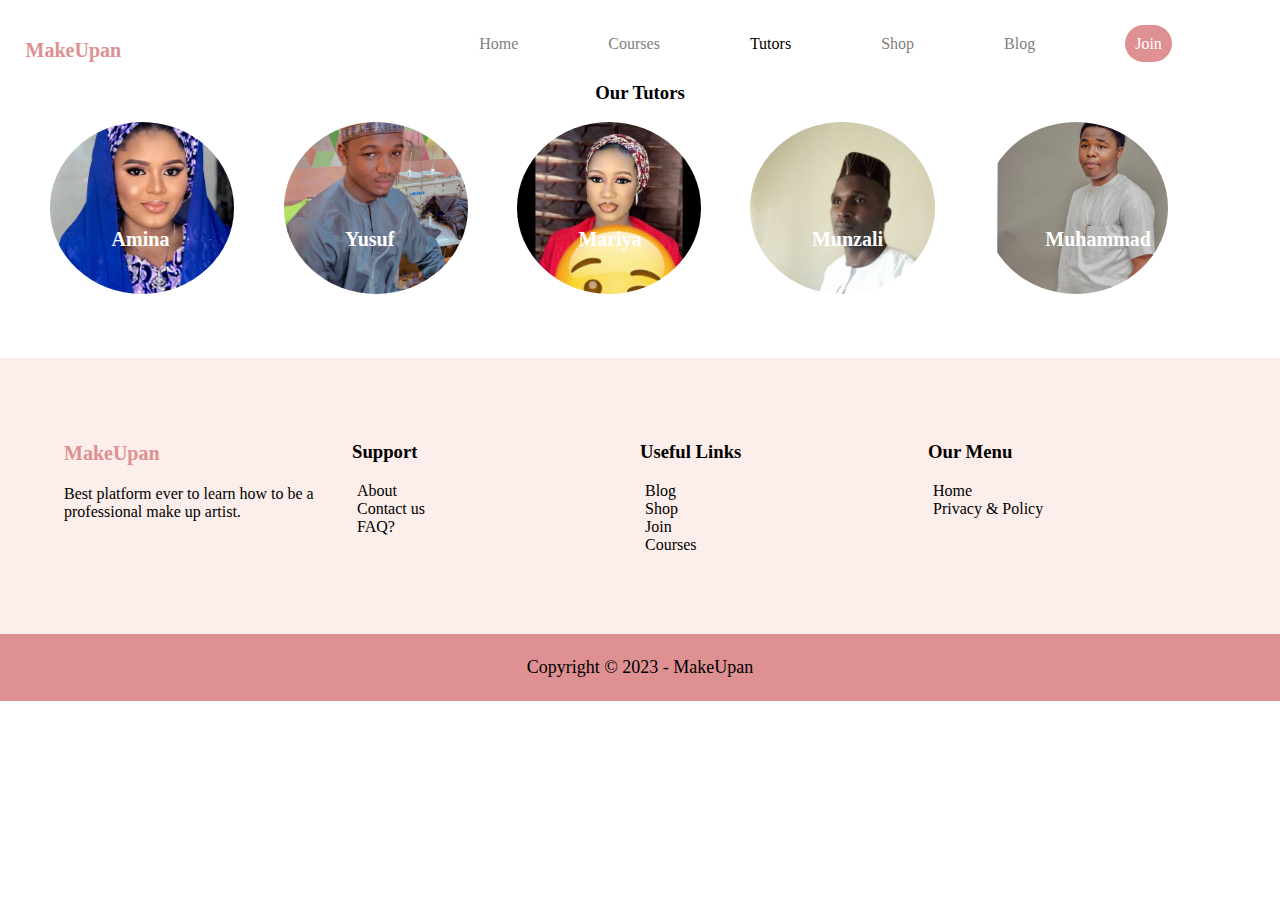
<file: tutor.html>
<!DOCTYPE html>
<html lang="en">
  <head>
    <meta charset="UTF-8" />
    <meta name="viewport" content="width=device-width, initial-scale=1.0" />
    <link rel="stylesheet" href="css/style.css" />
    <title>Document</title>
  </head>
  <body>
    <div class="intro">
      <header>
        <div class="logo">
          <p><strong>MakeUpan</strong></p>
        </div>
        <nav>
          <ul>
            <li>
              <a href="index.html">Home</a>
            </li>

            <li><a href="course.html">Courses</a></li>
            <li class="active"><a href="#">Tutors</a></li>
            <li><a href="shop.html">Shop</a></li>
            <li><a href="blog.html">Blog</a></li>
            <li id="join"><a href="join.html">Join</a></li>
          </ul>
        </nav>
      </header>
      <center><h3>Our Tutors</h3></center>
      <div class="tutors">
        <div class="person">
          <!-- <img src="img/pic1.jpg" alt="" /> -->
          <p>Amina</p>
        </div>
       <div class="person">
          <!-- <img src="img/person1.jpg" alt="" /> -->
          <p>Yusuf</p>
        </div>
       <div class="person">
          <!-- <img src="img/person2.jpg" alt="" /> -->
          <p>Mariya</p>
        </div>
       <div class="person">
          <!-- <img src="img/person3.jpg" alt="" /> -->
          <p>Munzali</p>
        </div>
       <div class="person">
          <!-- <img src="img/person3.jpg" alt="" /> -->
          <p>Muhammad</p>
        </div>
      </div>
    </div>

    <footer>
      <div class="footer">
        <div class="footer-item">
          <h3 id="act">MakeUpan</h3>
          <p>
            Best platform ever to learn how to be a professional make up artist.
          </p>
        </div>
        <div class="footer-item">
          <h3>Support</h3>
          <ul>
            <li><a href="about.html">About</a></li>
            <li><a href="contact.html">Contact us</a></li>
            <li><a href="faq.html">FAQ?</a></li>
            <!-- <li><a href="about.html" >Account</li> -->
          </ul>
        </div>
        <div class="footer-item">
          <h3>Useful Links</h3>
          <ul>
            <li><a href="blog.html">Blog</a></li>
            <li><a href="shop.html">Shop</a></li>
            <li><a href="join.html">Join</a></li>
            <li><a href="course.html">Courses</a></li>
          </ul>
        </div>
        <div class="footer-item">
          <h3>Our Menu</h3>
          <ul>
            <li><a href="index.html">Home</a></li>
            <li><a href="privacy.html">Privacy & Policy</a></li>
          </ul>
        </div>
      </div>
      <div class="copy">
        <p>Copyright &copy; 2023 - MakeUpan</p>
      </div>
    </footer>
  </body>
</html>
</file>
<file: css/style.css>
* {
    box-sizing: border-box;

}

body {
    /* background-color: #FCEEEA; */
    padding: 0;
    margin: 0;
}

.intro {
    background-color: #fff;
    padding-left: 2%;
    padding-right: 2%;
}

header {
    /* width: 92%; */
    /* padding: 0 4%; */
    width: 100%;
    float: left;
}

.logo {
    float: left;
    width: 30%;
}

.logo p,
.footer-item>#act {
    font-size: 20px;
    color: #DE9093;
    font-weight: bold;
}

nav {
    width: 70%;
    float: left;
}

nav ul {
    list-style: none;

}

nav ul li {
    float: left;

    padding: 0px 45px;
}



nav ul li a {
    text-decoration: none;
    color: grey;
}

nav ul li a:hover {
    text-decoration: underline;
    /* color: grey; */
}

nav ul>.active a {
    color: black;
}

nav ul>#join a {
    color: white;
    background-color: #DE9093;
    padding: 10px 10px;
    border-radius: 20px;
}

#main,
.intro {
    clear: both;
}

.intro>img {
    position: relative;
    filter: brightness(0.4);
    min-width: 100%;
}

.txt {
    color: #fff;
    top: 50%;
    left: 40%;
    position: absolute;
    transform: translate(-50%, -50%);
}

.txt>h1 {
    font-size: 3rem;
}

.txt>p {
    font-size: 1.3rem;
}

.exp {
    font-size: 13px;
    color: #fff;
    background-color: black;
    padding: 12px 20px;
    border-radius: 20px;
    outline: none;
    border: none;
    text-decoration: none;

}

.lower-intro {
    bottom: -67%;
    position: absolute;
    background-color: #fff;
    margin: 0 2%;
    width: 92%;
    padding: 1% 0;
    /* height: 2%; */
    float: left;
    box-shadow: 0 18px 36px rgba(0, 0, 0, 0.30), 0 14px 11px rgba(0, 0, 0, 0.22);
    border-radius: 12px;

}

.lower-intro-item {
    width: 25%;
    text-align: center;
    float: left;
}

.lower-intro-item h3 {
    color: #DE9093;
    font-size: 2rem;
}

.lower-intro-item p {
    color: black;
    font-size: 1.2rem;
    font-weight: bold;
}

.popular-course {
    width: 100%;
    clear: both;
    margin-top: 10%;
    background-color: #FCEEEA;
    float: left;

}

.popular-course-item {
    width: 16%;
    float: left;
    margin: 1%;
    font-weight: bold;


}

.text {
    width: 18%;
}

.text p {
    font-size: 50px;
    text-align: left;
}

.big,
.item-2 {
    font-size: 18px;
}

.big {
    width: 20%;
    background-color: #DE9093;
    border-radius: 10px;
    padding: 1%;

}

.item-2 {
    background-color: #fff;
    padding: 1%;
    border-radius: 10px;


}

.big>img {
    width: 220px;
    display: block;

    border-radius: 10px;
    /* height: 20; */
}

.item-2>img {
    width: 170px;
    display: block;

    border-radius: 10px;

    height: 170px;
}

.why-us-section {
    clear: both;
    width: 96%;
    margin-top: 10%;
    float: left;
    padding: 0 2%;
    /* background-color: #FCEEEA; */
}

.why-us-item {
    width: 50%;
    float: left;
}

/* .why-us-item:nth-child(2) {
    width: 66%;
    float: left;
} */

.why-us-item p {
    font-size: 18px;
}

.why-us-item ul {
    list-style: none;
}

.why-us-item ul li {
    padding: 2%;
    font-size: 18px;
    font-weight: 600;
}

.newsletter {
    clear: both;
    width: 96%;
    background-color: #DE9093;
    /* margin-top: 10%; */
    /* margin: 0 auto; */
    padding: 3% 35%;
    /* margin: 0 2%; */
    margin-left: 2%;
    margin-right: 2%;
    float: left;
    border-radius: 20px;
}

.newsletter>h3 {
    font-weight: bold;
    font-size: 1.4rem;
}

.newsletter .email-input,
.newsletter .btn {
    float: left;
    padding: 0 15px;
    /* margin-left: 20px; */
    /* align-content: center; */
    /* margin: 0 auto; */
}

.newsletter input {
    padding: 6% 10%;
    border: none;
    outline: none;
    border-top-left-radius: 15px;
    border-bottom-left-radius: 15px;
    /* color: black; */
}

.newsletter button {
    padding: 11% 20%;
    /* border-radius: 15px; */
    border-top-right-radius: 15px;
    border-bottom-right-radius: 15px;
    border: none;
    font-size: larger;
    background-color: black;
    color: #fff;
}

.footer {
    width: 100%;
    float: left;
    margin-top: 5%;
    background-color: #FCEEEA;
    padding: 5%;
}

.footer-item {
    width: 25%;
    float: left;
}

.footer ul {
    list-style: none;
    padding: 0 5px;
}

.footer ul li a {
    text-decoration: none;
    color: black;
}

.footer ul li a:hover {
    text-decoration: underline;
    /* color: black; */
}


footer .copy {
    clear: both;
    background-color: #DE9093;
    padding: 5px;
    text-align: center;
    margin: 0;
    font-size: 18px;
}




/* REGISTER STYLE */

#join-form {
    width: 80%;
    margin: 0 auto;

}

#join-form form {
    /* width: 80%; */
    float: left;
    background-color: white;
    padding: 5% 20%;
    color: black;

}

#join-form form .input {
    width: 200%;
    height: 35px;
    margin-bottom: 4%;
    border: 2px solid #eeeeee;
    border-radius: 5px;
}

#join-form form .msg {

    height: 90px;

}

#join-form form .submit {
    width: 30%;
    color: #fff;
    background-color: #DE9093;
    border: none;
    height: 35px;
    border-radius: 5px;
}

.person {
    float: left;
    width: 15%;
    text-align: center;
    font-size: 18px;
    font-weight: bolder;
    margin: 0 2%;
    background-repeat: no-repeat;
    background-position: center;
    background-size: cover;
    padding: 7% 5%;
    border-radius: 50%;
   
}

.person:nth-child(1) {
    background-image: url("../img/pic1.jpg");

}

.person:nth-child(2) {
    background-image: url("../img/person2.jpg");

}

.person:nth-child(3) {
    background-image: url("../img/person1.jpg");

    position: relative;
}

.person:nth-child(4) {
    background-image: url("../img/person4.jpg");

}

.person:nth-child(5) {
    background-image: url("../img/person3.jpg");

}

.person p {
    position: absolute;
    color: white;
    font-size: 20px;

}

.shop {
    clear: both;
    width: 100%;
    float: left;
}

.shop-item {
    width: 21%;
    float: left;
    background-color: #DE9093;
    margin: 2%;
    border-radius: 20px;

}

.shop-item img {
    width: 220px;
    border-radius: 50px;
    padding-left: 20px;
    padding-top: 20px;
    padding-bottom: 20px;
    height: 200px;
}

.shop-item>p,
.shop-item>span,
.shop-item>h4 {
    /* text-align: left; */
    padding: 0 13%;
    margin-top: 0;
    margin-bottom: 3%;
    color: rgb(0, 0, 0);
    float: left;
}

.faq-section {
    width: 100%;
    float: left;
    font-size: larger;
}



.faq-item {
    width: 50%;
    float: left;
}

.faq-item>img {
    width: 95%;
    margin-top: 3%;
}

.faq-item>p {
    background-color: #DE9093;
    padding: 20px;
    border-radius: 10px;
    font-size: 18px;

    font-weight: bolder;
}

.about {
    width: 100%;
    float: left;
}

.about-item:first-child {
    width: 56%;
    float: left;
    margin-left: 2%;
    margin-right: 2%;
}

.about-item:first-child>p {
    font-size: 20px;
}

.about-item:last-child {
    width: 36%;
    float: left;
    margin-left: 2%;
    margin-right: 2%;
}

.about-item>img {
    width: 95%;
    margin-top: 12%;
}

@media print {

    header,
    footer {
        display: none;
    }
}
</file>
